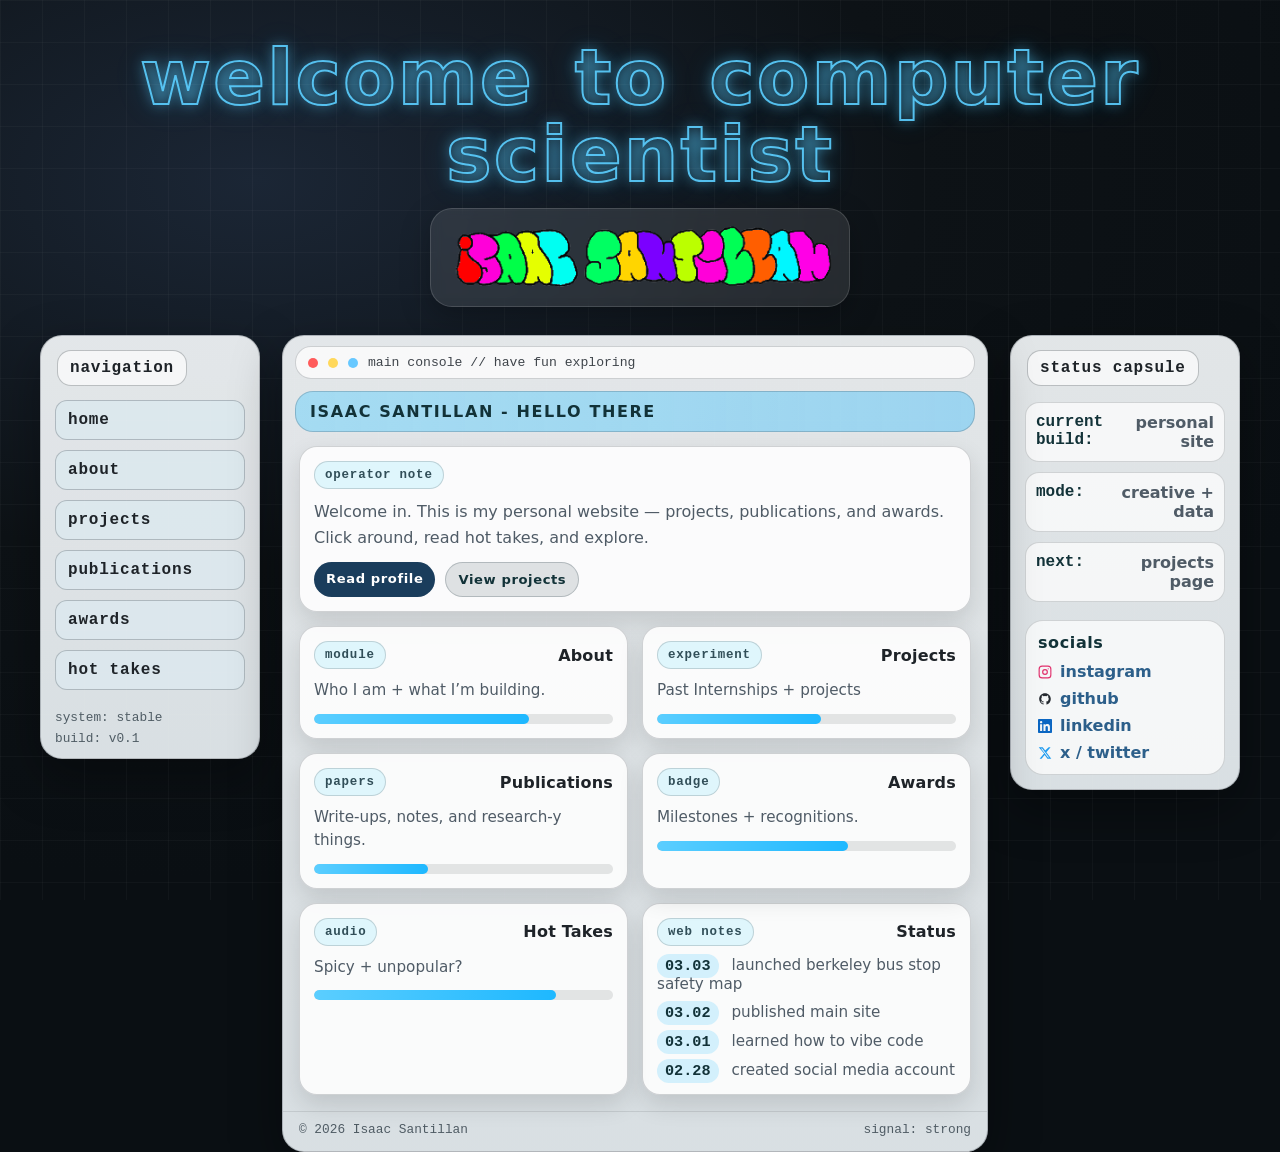
<file: index.html>
<!doctype html>
<html lang="en">
<head>
  <meta charset="utf-8" />
  <meta name="viewport" content="width=device-width,initial-scale=1" />
  <title>Isaac Santillan — Website</title>
  <meta property="og:title" content="Welcome to Computer Scientist — Isaac Santillan" />
  <meta property="og:description" content="Personal website — projects, publications, and awards." />
  <meta property="og:image" content="https://isaacasantillan.github.io/isaacwebsite/images/og-preview.png" />
  <meta property="og:url" content="https://isaacasantillan.github.io/isaacwebsite/" />
  <meta property="og:type" content="website" />
  <meta name="twitter:card" content="summary_large_image" />
  <meta name="twitter:image" content="https://isaacasantillan.github.io/isaacwebsite/images/og-preview.png" />
  <link rel="stylesheet" href="styles.css" />
</head>
<body>
  <div class="bg-grid" aria-hidden="true"></div>

  <header class="hero">
    <h1 class="neon-title" aria-label="Welcome to the lab">
      <span>Welcome</span> <span>to</span> <span>Computer</span> <span>Scientist</span>
    </h1>

    <!-- Swap this image for your own (optional) -->
    <div class="hero-badge" title="Operator badge">
      <img src="images/myname.png" alt="Isaac Santillan badge" onerror="this.style.display='none'; this.parentElement.classList.add('badge-fallback');" />
      <div class="badge-fallback-text">ISAAC // OPERATOR</div>
    </div>
  </header>

  <main class="layout">
    <!-- LEFT NAV -->
    <aside class="panel nav-panel">
      <div class="panel-head">
        <div class="panel-chip">navigation</div>
      </div>

      <nav class="nav-list">
        <a class="nav-btn" href="index.html">home</a>
        <a class="nav-btn" href="about.html">about</a>
        <a class="nav-btn" href="internships.html">projects</a>
        <a class="nav-btn" href="publications.html">publications</a>
        <a class="nav-btn" href="awards.html">awards</a>
        <a class="nav-btn" href="spotify.html">hot takes</a>
      </nav>

      <div class="nav-footer">
        <div class="tiny">system: stable</div>
        <div class="tiny">build: v0.1</div>
      </div>
    </aside>

    <!-- CENTER CONSOLE -->
    <section class="panel console">
      <div class="console-top">
        <div class="console-strip">
          <span class="dot d1"></span>
          <span class="dot d2"></span>
          <span class="dot d3"></span>
          <span class="strip-text">main console // have fun exploring</span>
        </div>
        <div class="console-banner">
          <span class="banner-text">Isaac Santillan - Hello There</span>
        </div>
      </div>

      <div class="console-body">
        <!-- intro -->
        <article class="tile intro">
          <div class="tile-head">
            <span class="tag">operator note</span>
          </div>
          <p>
            Welcome in. This is my personal website — projects, publications, and awards.
            Click around, read hot takes, and explore.
          </p>
          <div class="tile-actions">
            <a class="pill" href="about.html">Read profile</a>
            <a class="pill ghost" href="internships.html">View projects</a>
          </div>
        </article>

        <!-- modules grid -->
        <div class="tiles">
          <a class="tile link-tile" href="about.html">
            <div class="tile-head"><span class="tag">module</span><span class="title">About</span></div>
            <p class="muted">Who I am + what I’m building.</p>
            <div class="meter"><span style="width:72%"></span></div>
          </a>

          <a class="tile link-tile" href="projects.html">
            <div class="tile-head"><span class="tag">experiment</span><span class="title">Projects</span></div>
            <p class="muted">Past Internships + projects</p>
            <div class="meter"><span style="width:55%"></span></div>
          </a>

          <a class="tile link-tile" href="publications.html">
            <div class="tile-head"><span class="tag">papers</span><span class="title">Publications</span></div>
            <p class="muted">Write-ups, notes, and research-y things.</p>
            <div class="meter"><span style="width:38%"></span></div>
          </a>

          <a class="tile link-tile" href="awards.html">
            <div class="tile-head"><span class="tag">badge</span><span class="title">Awards</span></div>
            <p class="muted">Milestones + recognitions.</p>
            <div class="meter"><span style="width:64%"></span></div>
          </a>

          <a class="tile link-tile" href="spotify.html">
            <div class="tile-head"><span class="tag">audio</span><span class="title">Hot Takes</span></div>
            <p class="muted">Spicy + unpopular?</p>
            <div class="meter"><span style="width:81%"></span></div>
          </a>

          <div class="tile notes">
            <div class="tile-head"><span class="tag">Web notes</span><span class="title">Status</span></div>
            <ul class="log">
              <li><span class="date">03.03</span> launched berkeley bus stop safety map</li>
              <li><span class="date">03.02</span> published main site</li>
              <li><span class="date">03.01</span> learned how to vibe code</li>
              <li><span class="date">02.28</span> created social media account</li>
            </ul>
          </div>
        </div>
      </div>

      <footer class="console-foot">
        <span class="tiny">© <span id="y"></span> Isaac Santillan</span>
        <span class="tiny">signal: strong</span>
      </footer>
    </section>

    <!-- RIGHT STATUS CAPSULE -->
    <aside class="panel status">
      <div class="panel-head">
        <div class="panel-chip">status capsule</div>
      </div>

      <div class="status-box">
        <div class="status-row">
          <span class="k">current build:</span>
          <span class="v">personal site</span>
        </div>
        <div class="status-row">
          <span class="k">mode:</span>
          <span class="v">creative + data</span>
        </div>
        <div class="status-row">
          <span class="k">next:</span>
          <span class="v">projects page</span>
        </div>
      </div>

      <div class="mini-card">
        <div class="mini-title">socials</div>
        <div class="mini-links">
          <a href="https://www.instagram.com/1saacsantillan/" target="_blank" rel="noopener">
            <svg width="14" height="14" viewBox="0 0 24 24" fill="none" stroke="#E1306C" stroke-width="2" stroke-linecap="round" stroke-linejoin="round" aria-hidden="true"><rect x="2" y="2" width="20" height="20" rx="5"/><circle cx="12" cy="12" r="4"/><circle cx="17.5" cy="6.5" r="1" fill="#E1306C" stroke="none"/></svg>
            instagram
          </a>
          <a href="https://github.com/IsaacASantillan" target="_blank" rel="noopener">
            <svg width="14" height="14" viewBox="0 0 24 24" fill="#24292F" aria-hidden="true"><path d="M12 2C6.477 2 2 6.477 2 12c0 4.418 2.865 8.166 6.839 9.489.5.092.682-.217.682-.482 0-.237-.009-.868-.013-1.703-2.782.604-3.369-1.34-3.369-1.34-.454-1.156-1.11-1.463-1.11-1.463-.908-.62.069-.608.069-.608 1.003.07 1.531 1.03 1.531 1.03.892 1.529 2.341 1.087 2.91.831.092-.646.35-1.086.636-1.336-2.22-.253-4.555-1.11-4.555-4.943 0-1.091.39-1.984 1.029-2.683-.103-.253-.446-1.27.098-2.647 0 0 .84-.269 2.75 1.025A9.578 9.578 0 0 1 12 6.836a9.59 9.59 0 0 1 2.504.337c1.909-1.294 2.747-1.025 2.747-1.025.546 1.377.202 2.394.1 2.647.64.699 1.028 1.592 1.028 2.683 0 3.842-2.339 4.687-4.566 4.935.359.309.678.919.678 1.852 0 1.336-.012 2.415-.012 2.743 0 .267.18.578.688.48C19.138 20.163 22 16.418 22 12c0-5.523-4.477-10-10-10z"/></svg>
            github
          </a>
          <a href="https://www.linkedin.com/in/isaac-santillan-a74495290" target="_blank" rel="noopener">
            <svg width="14" height="14" viewBox="0 0 24 24" fill="#0A66C2" aria-hidden="true"><path d="M20.447 20.452h-3.554v-5.569c0-1.328-.027-3.037-1.852-3.037-1.853 0-2.136 1.445-2.136 2.939v5.667H9.351V9h3.414v1.561h.046c.477-.9 1.637-1.85 3.37-1.85 3.601 0 4.267 2.37 4.267 5.455v6.286zM5.337 7.433a2.062 2.062 0 0 1-2.063-2.065 2.064 2.064 0 1 1 2.063 2.065zm1.782 13.019H3.555V9h3.564v11.452zM22.225 0H1.771C.792 0 0 .774 0 1.729v20.542C0 23.227.792 24 1.771 24h20.451C23.2 24 24 23.227 24 22.271V1.729C24 .774 23.2 0 22.222 0h.003z"/></svg>
            linkedin
          </a>
          <a href="https://x.com/vaquerocache?s=11" target="_blank" rel="noopener">
            <svg width="14" height="14" viewBox="0 0 24 24" fill="#1D9BF0" aria-hidden="true"><path d="M18.244 2.25h3.308l-7.227 8.26 8.502 11.24H16.17l-4.714-6.231-5.401 6.231H2.744l7.737-8.835L1.254 2.25H8.08l4.253 5.622 5.91-5.622zm-1.161 17.52h1.833L7.084 4.126H5.117z"/></svg>
            x / twitter
          </a>
        </div>
      </div>
    </aside>
  </main>

  <script>
    document.getElementById("y").textContent = new Date().getFullYear();
  </script>
</body>
</html>
</file>
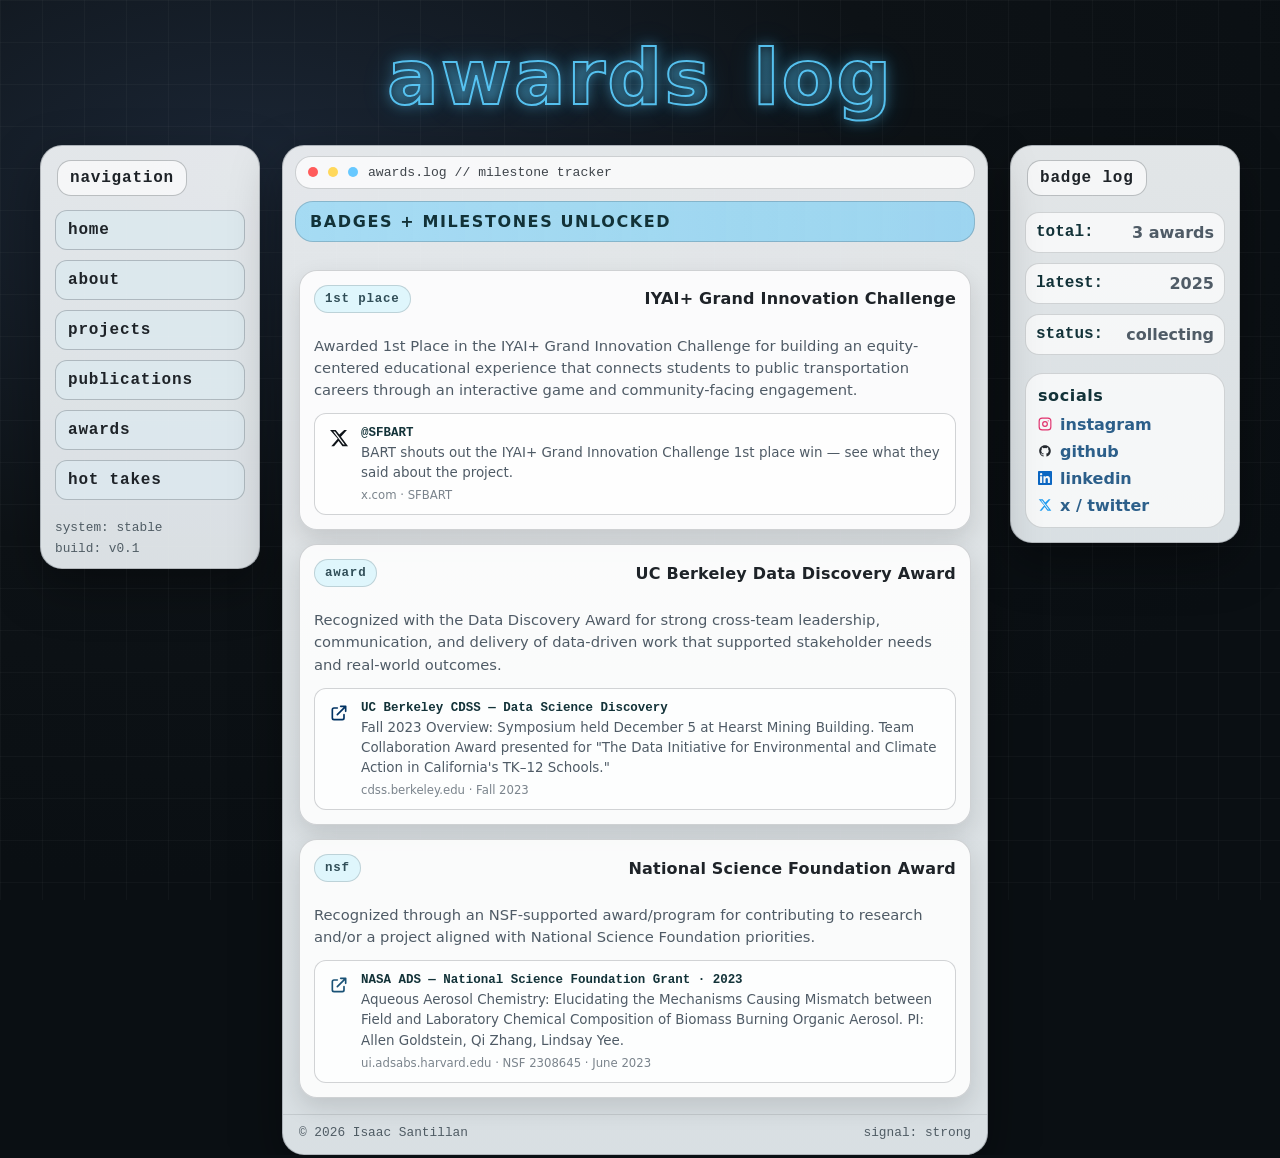
<file: awards.html>
<!doctype html>
<html lang="en">
<head>
  <meta charset="utf-8" />
  <meta name="viewport" content="width=device-width,initial-scale=1" />
  <title>Awards — Isaac Santillan</title>
  <meta property="og:title" content="Welcome to Computer Scientist — Isaac Santillan" />
  <meta property="og:image" content="https://isaacasantillan.github.io/isaacwebsite/images/og-preview.png" />
  <meta property="og:url" content="https://isaacasantillan.github.io/isaacwebsite/awards.html" />
  <meta property="og:type" content="website" />
  <meta name="twitter:card" content="summary_large_image" />
  <meta name="twitter:image" content="https://isaacasantillan.github.io/isaacwebsite/images/og-preview.png" />
  <link rel="stylesheet" href="styles.css" />
  <style>
    .award-tile {
      display: flex;
      flex-direction: column;
      gap: 12px;
    }
    .award-tile p.muted {
      font-size: .92rem;
    }
    /* Tweet / link preview card */
    .link-preview {
      display: flex;
      align-items: flex-start;
      gap: 12px;
      border: 1px solid rgba(10,20,28,.18);
      border-radius: 12px;
      padding: 12px 14px;
      text-decoration: none;
      background: rgba(255,255,255,.65);
      transition: background .15s;
    }
    .link-preview:hover { background: rgba(255,255,255,.92); }
    .link-preview-icon {
      flex-shrink: 0;
      width: 20px;
      height: 20px;
      margin-top: 2px;
    }
    .link-preview-body {
      display: flex;
      flex-direction: column;
      gap: 3px;
    }
    .link-preview-handle {
      font-family: ui-monospace, SFMono-Regular, Menlo, Monaco, Consolas, monospace;
      font-size: .78rem;
      font-weight: 900;
      color: #123238;
    }
    .link-preview-text {
      font-size: .84rem;
      color: var(--muted);
      line-height: 1.5;
    }
    .link-preview-meta {
      font-size: .73rem;
      color: var(--muted);
      opacity: .75;
      margin-top: 2px;
    }
    /* Full-width tile for awards */
    .award-row {
      grid-column: span 2;
    }
  </style>
</head>
<body>
  <div class="bg-grid" aria-hidden="true"></div>

  <header class="hero">
    <h1 class="neon-title" aria-label="Awards Log">
      <span>Awards</span> <span>Log</span>
    </h1>
  </header>

  <main class="layout">

    <!-- LEFT NAV -->
    <aside class="panel nav-panel">
      <div class="panel-head">
        <div class="panel-chip">navigation</div>
      </div>
      <nav class="nav-list">
        <a class="nav-btn" href="index.html">home</a>
        <a class="nav-btn" href="about.html">about</a>
        <a class="nav-btn" href="internships.html">projects</a>
        <a class="nav-btn" href="publications.html">publications</a>
        <a class="nav-btn" href="awards.html">awards</a>
        <a class="nav-btn" href="spotify.html">hot takes</a>
      </nav>
      <div class="nav-footer">
        <div class="tiny">system: stable</div>
        <div class="tiny">build: v0.1</div>
      </div>
    </aside>

    <!-- CENTER CONSOLE -->
    <section class="panel console">
      <div class="console-top">
        <div class="console-strip">
          <span class="dot d1"></span>
          <span class="dot d2"></span>
          <span class="dot d3"></span>
          <span class="strip-text">awards.log // milestone tracker</span>
        </div>
        <div class="console-banner">
          <span class="banner-text">BADGES + MILESTONES UNLOCKED</span>
        </div>
      </div>

      <div class="console-body">
        <div class="tiles">

          <!-- Award 1 -->
          <div class="tile award-tile award-row">
            <div class="tile-head">
              <span class="tag">1st place</span>
              <span class="title">IYAI+ Grand Innovation Challenge</span>
            </div>
            <p class="muted">
              Awarded 1st Place in the IYAI+ Grand Innovation Challenge for building an equity-centered
              educational experience that connects students to public transportation careers through an
              interactive game and community-facing engagement.
            </p>
            <a class="link-preview" href="https://x.com/SFBART/status/1952808345980813680" target="_blank" rel="noopener">
              <svg class="link-preview-icon" viewBox="0 0 24 24" aria-hidden="true" fill="#0f1419">
                <path d="M18.244 2.25h3.308l-7.227 8.26 8.502 11.24H16.17l-4.714-6.231-5.401 6.231H2.744l7.737-8.835L1.254 2.25H8.08l4.253 5.622 5.91-5.622zm-1.161 17.52h1.833L7.084 4.126H5.117z"/>
              </svg>
              <div class="link-preview-body">
                <span class="link-preview-handle">@SFBART</span>
                <span class="link-preview-text">BART shouts out the IYAI+ Grand Innovation Challenge 1st place win — see what they said about the project.</span>
                <span class="link-preview-meta">x.com · SFBART</span>
              </div>
            </a>
          </div>

          <!-- Award 2 -->
          <div class="tile award-tile award-row">
            <div class="tile-head">
              <span class="tag">award</span>
              <span class="title">UC Berkeley Data Discovery Award</span>
            </div>
            <p class="muted">
              Recognized with the Data Discovery Award for strong cross-team leadership,
              communication, and delivery of data-driven work that supported stakeholder needs
              and real-world outcomes.
            </p>
            <a class="link-preview" href="https://cdss.berkeley.edu/discovery/semester/fall-2023-overview" target="_blank" rel="noopener">
              <svg class="link-preview-icon" viewBox="0 0 24 24" aria-hidden="true" fill="none" stroke="#003262" stroke-width="2" stroke-linecap="round" stroke-linejoin="round">
                <path d="M10 6H6a2 2 0 0 0-2 2v10a2 2 0 0 0 2 2h10a2 2 0 0 0 2-2v-4M14 4h6m0 0v6m0-6L10 14"/>
              </svg>
              <div class="link-preview-body">
                <span class="link-preview-handle">UC Berkeley CDSS — Data Science Discovery</span>
                <span class="link-preview-text">Fall 2023 Overview: Symposium held December 5 at Hearst Mining Building. Team Collaboration Award presented for "The Data Initiative for Environmental and Climate Action in California's TK–12 Schools."</span>
                <span class="link-preview-meta">cdss.berkeley.edu · Fall 2023</span>
              </div>
            </a>
          </div>

          <!-- Award 3 -->
          <div class="tile award-tile award-row">
            <div class="tile-head">
              <span class="tag">nsf</span>
              <span class="title">National Science Foundation Award</span>
            </div>
            <p class="muted">
              Recognized through an NSF-supported award/program for contributing to research and/or
              a project aligned with National Science Foundation priorities.
            </p>
            <a class="link-preview" href="https://ui.adsabs.harvard.edu/abs/2023nsf....2308645G/abstract" target="_blank" rel="noopener">
              <svg class="link-preview-icon" viewBox="0 0 24 24" aria-hidden="true" fill="none" stroke="#1a5276" stroke-width="2" stroke-linecap="round" stroke-linejoin="round">
                <path d="M10 6H6a2 2 0 0 0-2 2v10a2 2 0 0 0 2 2h10a2 2 0 0 0 2-2v-4M14 4h6m0 0v6m0-6L10 14"/>
              </svg>
              <div class="link-preview-body">
                <span class="link-preview-handle">NASA ADS — National Science Foundation Grant · 2023</span>
                <span class="link-preview-text">Aqueous Aerosol Chemistry: Elucidating the Mechanisms Causing Mismatch between Field and Laboratory Chemical Composition of Biomass Burning Organic Aerosol. PI: Allen Goldstein, Qi Zhang, Lindsay Yee.</span>
                <span class="link-preview-meta">ui.adsabs.harvard.edu · NSF 2308645 · June 2023</span>
              </div>
            </a>
          </div>

        </div>
      </div>

      <footer class="console-foot">
        <span class="tiny">© <span id="y"></span> Isaac Santillan</span>
        <span class="tiny">signal: strong</span>
      </footer>
    </section>

    <!-- RIGHT STATUS CAPSULE -->
    <aside class="panel status">
      <div class="panel-head">
        <div class="panel-chip">badge log</div>
      </div>

      <div class="status-box">
        <div class="status-row">
          <span class="k">total:</span>
          <span class="v">3 awards</span>
        </div>
        <div class="status-row">
          <span class="k">latest:</span>
          <span class="v">2025</span>
        </div>
        <div class="status-row">
          <span class="k">status:</span>
          <span class="v">collecting</span>
        </div>
      </div>

      <div class="mini-card">
        <div class="mini-title">socials</div>
        <div class="mini-links">
          <a href="https://www.instagram.com/1saacsantillan/" target="_blank" rel="noopener">
            <svg width="14" height="14" viewBox="0 0 24 24" fill="none" stroke="#E1306C" stroke-width="2" stroke-linecap="round" stroke-linejoin="round" aria-hidden="true"><rect x="2" y="2" width="20" height="20" rx="5"/><circle cx="12" cy="12" r="4"/><circle cx="17.5" cy="6.5" r="1" fill="#E1306C" stroke="none"/></svg>
            instagram
          </a>
          <a href="https://github.com/IsaacASantillan" target="_blank" rel="noopener">
            <svg width="14" height="14" viewBox="0 0 24 24" fill="#24292F" aria-hidden="true"><path d="M12 2C6.477 2 2 6.477 2 12c0 4.418 2.865 8.166 6.839 9.489.5.092.682-.217.682-.482 0-.237-.009-.868-.013-1.703-2.782.604-3.369-1.34-3.369-1.34-.454-1.156-1.11-1.463-1.11-1.463-.908-.62.069-.608.069-.608 1.003.07 1.531 1.03 1.531 1.03.892 1.529 2.341 1.087 2.91.831.092-.646.35-1.086.636-1.336-2.22-.253-4.555-1.11-4.555-4.943 0-1.091.39-1.984 1.029-2.683-.103-.253-.446-1.27.098-2.647 0 0 .84-.269 2.75 1.025A9.578 9.578 0 0 1 12 6.836a9.59 9.59 0 0 1 2.504.337c1.909-1.294 2.747-1.025 2.747-1.025.546 1.377.202 2.394.1 2.647.64.699 1.028 1.592 1.028 2.683 0 3.842-2.339 4.687-4.566 4.935.359.309.678.919.678 1.852 0 1.336-.012 2.415-.012 2.743 0 .267.18.578.688.48C19.138 20.163 22 16.418 22 12c0-5.523-4.477-10-10-10z"/></svg>
            github
          </a>
          <a href="https://www.linkedin.com/in/isaac-santillan-a74495290" target="_blank" rel="noopener">
            <svg width="14" height="14" viewBox="0 0 24 24" fill="#0A66C2" aria-hidden="true"><path d="M20.447 20.452h-3.554v-5.569c0-1.328-.027-3.037-1.852-3.037-1.853 0-2.136 1.445-2.136 2.939v5.667H9.351V9h3.414v1.561h.046c.477-.9 1.637-1.85 3.37-1.85 3.601 0 4.267 2.37 4.267 5.455v6.286zM5.337 7.433a2.062 2.062 0 0 1-2.063-2.065 2.064 2.064 0 1 1 2.063 2.065zm1.782 13.019H3.555V9h3.564v11.452zM22.225 0H1.771C.792 0 0 .774 0 1.729v20.542C0 23.227.792 24 1.771 24h20.451C23.2 24 24 23.227 24 22.271V1.729C24 .774 23.2 0 22.222 0h.003z"/></svg>
            linkedin
          </a>
          <a href="https://x.com/vaquerocache?s=11" target="_blank" rel="noopener">
            <svg width="14" height="14" viewBox="0 0 24 24" fill="#1D9BF0" aria-hidden="true"><path d="M18.244 2.25h3.308l-7.227 8.26 8.502 11.24H16.17l-4.714-6.231-5.401 6.231H2.744l7.737-8.835L1.254 2.25H8.08l4.253 5.622 5.91-5.622zm-1.161 17.52h1.833L7.084 4.126H5.117z"/></svg>
            x / twitter
          </a>
        </div>
      </div>
    </aside>

  </main>

  <script>
    document.getElementById("y").textContent = new Date().getFullYear();
  </script>
</body>
</html>
</file>
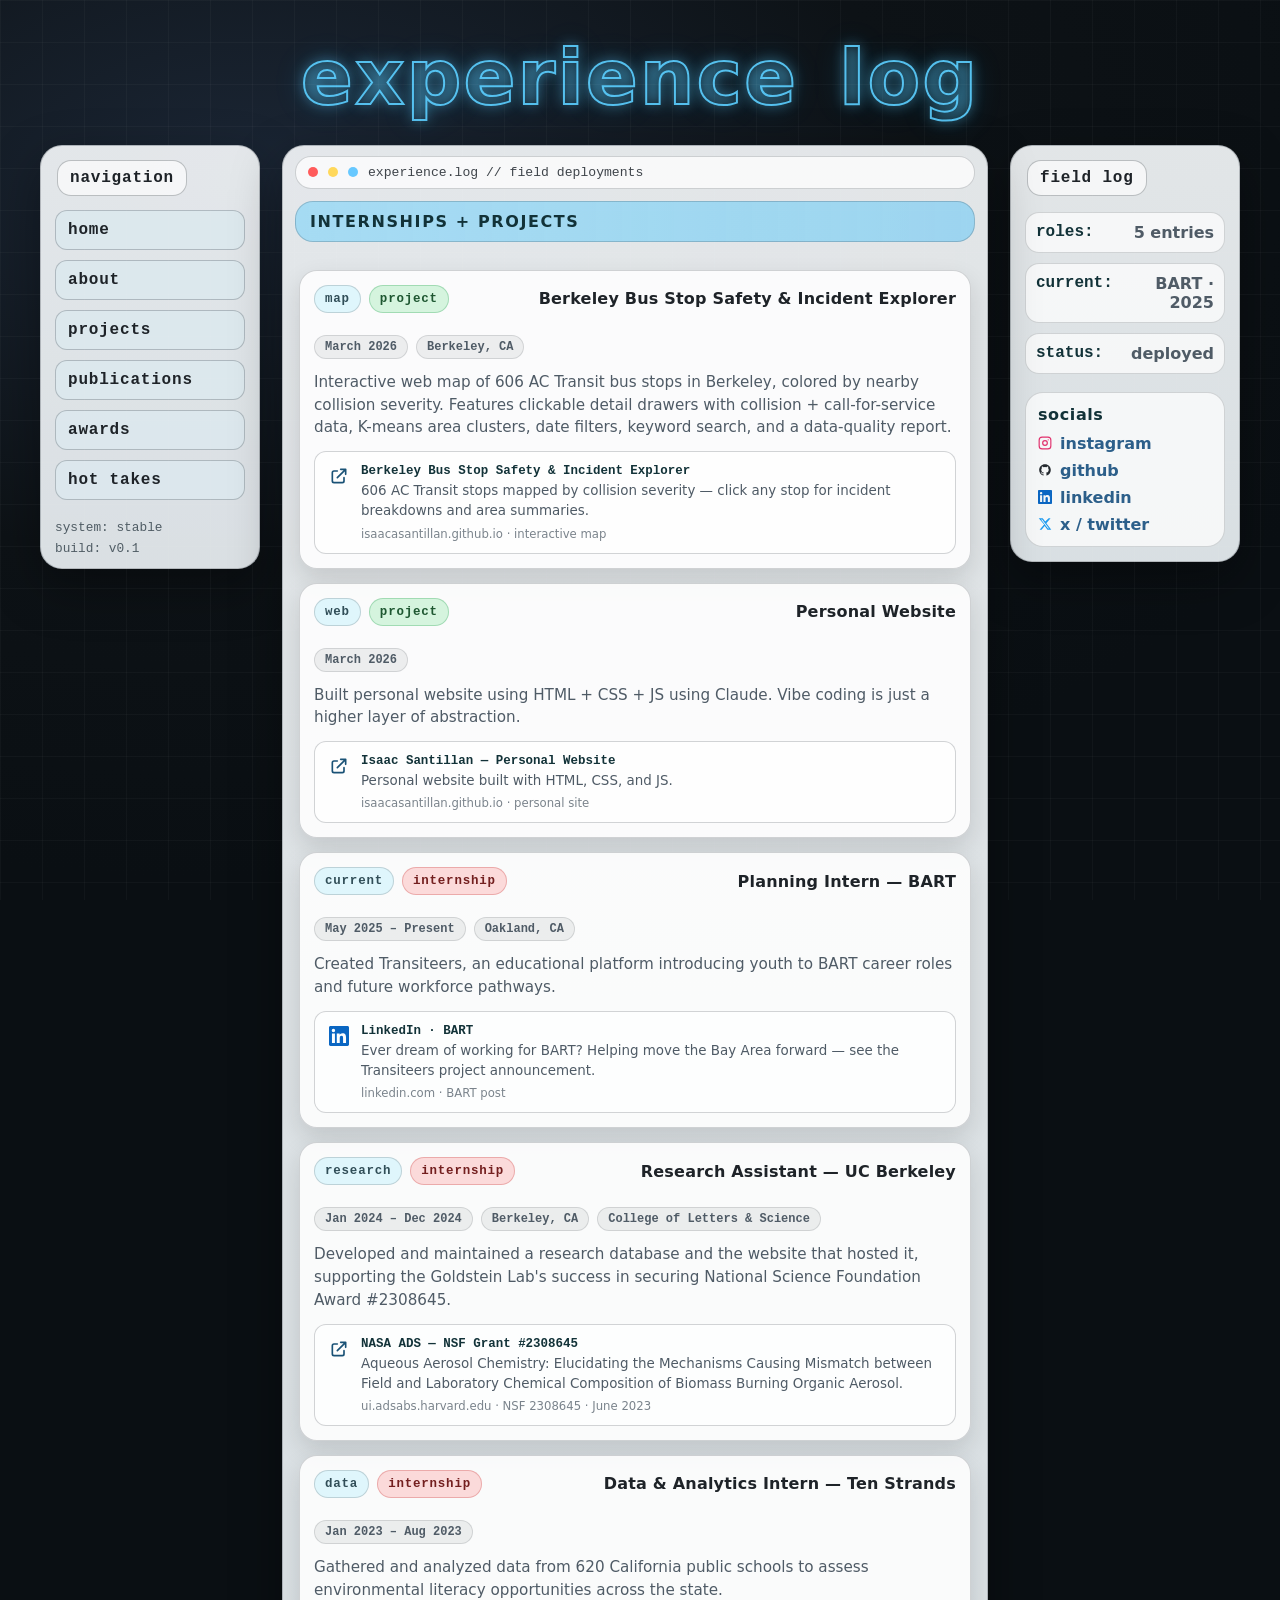
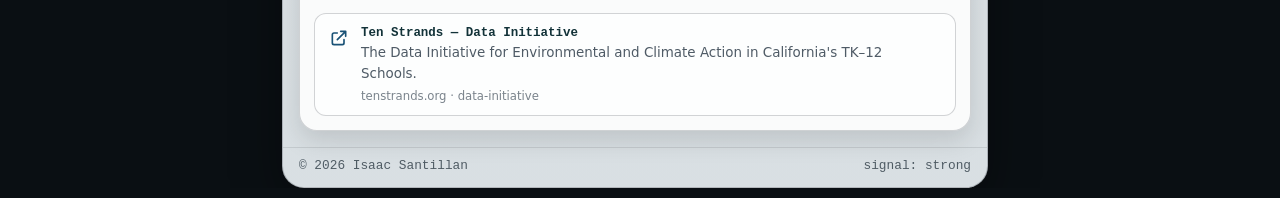
<file: internships.html>
<!doctype html>
<html lang="en">
<head>
  <meta charset="utf-8" />
  <meta name="viewport" content="width=device-width,initial-scale=1" />
  <title>Internships — Isaac Santillan</title>
  <meta property="og:title" content="Welcome to Computer Scientist — Isaac Santillan" />
  <meta property="og:image" content="https://isaacasantillan.github.io/isaacwebsite/images/og-preview.png" />
  <meta property="og:url" content="https://isaacasantillan.github.io/isaacwebsite/internships.html" />
  <meta property="og:type" content="website" />
  <meta name="twitter:card" content="summary_large_image" />
  <meta name="twitter:image" content="https://isaacasantillan.github.io/isaacwebsite/images/og-preview.png" />
  <link rel="stylesheet" href="styles.css" />
  <style>
    .exp-tile {
      display: flex;
      flex-direction: column;
      gap: 12px;
      grid-column: span 2;
    }
    .exp-meta {
      display: flex;
      flex-wrap: wrap;
      gap: 8px;
    }
    .exp-meta-chip {
      font-family: ui-monospace, SFMono-Regular, Menlo, Monaco, Consolas, monospace;
      font-size: .75rem;
      font-weight: 900;
      color: var(--muted);
      background: rgba(10,20,28,.06);
      border: 1px solid rgba(10,20,28,.12);
      border-radius: 999px;
      padding: 4px 10px;
    }
    .link-preview {
      display: flex;
      align-items: flex-start;
      gap: 12px;
      border: 1px solid rgba(10,20,28,.18);
      border-radius: 12px;
      padding: 12px 14px;
      text-decoration: none;
      background: rgba(255,255,255,.65);
      transition: background .15s;
    }
    .link-preview:hover { background: rgba(255,255,255,.92); }
    .link-preview-icon {
      flex-shrink: 0;
      width: 20px;
      height: 20px;
      margin-top: 2px;
    }
    .link-preview-body {
      display: flex;
      flex-direction: column;
      gap: 3px;
    }
    .link-preview-handle {
      font-family: ui-monospace, SFMono-Regular, Menlo, Monaco, Consolas, monospace;
      font-size: .78rem;
      font-weight: 900;
      color: #123238;
    }
    .link-preview-text {
      font-size: .84rem;
      color: var(--muted);
      line-height: 1.5;
    }
    .link-preview-meta {
      font-size: .73rem;
      color: var(--muted);
      opacity: .75;
      margin-top: 2px;
    }
    .tag-internship {
      font-family: ui-monospace, SFMono-Regular, Menlo, Monaco, Consolas, monospace;
      font-weight: 900;
      font-size: .78rem;
      letter-spacing: .8px;
      text-transform: lowercase;
      color: rgba(100, 10, 10, .9);
      background: rgba(255, 100, 100, .22);
      border: 1px solid rgba(200, 60, 60, .3);
      padding: 6px 10px;
      border-radius: 999px;
    }
    .tag-project {
      font-family: ui-monospace, SFMono-Regular, Menlo, Monaco, Consolas, monospace;
      font-weight: 900;
      font-size: .78rem;
      letter-spacing: .8px;
      text-transform: lowercase;
      color: rgba(10, 70, 30, .9);
      background: rgba(80, 220, 120, .22);
      border: 1px solid rgba(40, 160, 80, .3);
      padding: 6px 10px;
      border-radius: 999px;
    }
  </style>
</head>
<body>
  <div class="bg-grid" aria-hidden="true"></div>

  <header class="hero">
    <h1 class="neon-title" aria-label="Experience Log">
      <span>Experience</span> <span>Log</span>
    </h1>
  </header>

  <main class="layout">

    <!-- LEFT NAV -->
    <aside class="panel nav-panel">
      <div class="panel-head">
        <div class="panel-chip">navigation</div>
      </div>
      <nav class="nav-list">
        <a class="nav-btn" href="index.html">home</a>
        <a class="nav-btn" href="about.html">about</a>
        <a class="nav-btn" href="internships.html">projects</a>
        <a class="nav-btn" href="publications.html">publications</a>
        <a class="nav-btn" href="awards.html">awards</a>
        <a class="nav-btn" href="spotify.html">hot takes</a>
      </nav>
      <div class="nav-footer">
        <div class="tiny">system: stable</div>
        <div class="tiny">build: v0.1</div>
      </div>
    </aside>

    <!-- CENTER CONSOLE -->
    <section class="panel console">
      <div class="console-top">
        <div class="console-strip">
          <span class="dot d1"></span>
          <span class="dot d2"></span>
          <span class="dot d3"></span>
          <span class="strip-text">experience.log // field deployments</span>
        </div>
        <div class="console-banner">
          <span class="banner-text">INTERNSHIPS + Projects</span>
        </div>
      </div>

      <div class="console-body">
        <div class="tiles">

          <!-- Berkeley Bus Stop Safety Map -->
          <div class="tile exp-tile">
            <div class="tile-head">
              <div style="display:flex;gap:8px;align-items:center;">
                <span class="tag">map</span>
                <span class="tag-project">project</span>
              </div>
              <span class="title">Berkeley Bus Stop Safety &amp; Incident Explorer</span>
            </div>
            <div class="exp-meta">
              <span class="exp-meta-chip">March 2026</span>
              <span class="exp-meta-chip">Berkeley, CA</span>
            </div>
            <p class="muted">
              Interactive web map of 606 AC Transit bus stops in Berkeley, colored by nearby collision severity.
              Features clickable detail drawers with collision + call-for-service data, K-means area clusters,
              date filters, keyword search, and a data-quality report.
            </p>
            <a class="link-preview" href="https://isaacasantillan.github.io/berkeley-bus-safety-map/" target="_blank" rel="noopener">
              <svg class="link-preview-icon" viewBox="0 0 24 24" aria-hidden="true" fill="none" stroke="#1a5276" stroke-width="2" stroke-linecap="round" stroke-linejoin="round">
                <path d="M10 6H6a2 2 0 0 0-2 2v10a2 2 0 0 0 2 2h10a2 2 0 0 0 2-2v-4M14 4h6m0 0v6m0-6L10 14"/>
              </svg>
              <div class="link-preview-body">
                <span class="link-preview-handle">Berkeley Bus Stop Safety &amp; Incident Explorer</span>
                <span class="link-preview-text">606 AC Transit stops mapped by collision severity — click any stop for incident breakdowns and area summaries.</span>
                <span class="link-preview-meta">isaacasantillan.github.io · interactive map</span>
              </div>
            </a>
          </div>

          <!-- Personal Website -->
          <div class="tile exp-tile">
            <div class="tile-head">
              <div style="display:flex;gap:8px;align-items:center;">
                <span class="tag">web</span>
                <span class="tag-project">project</span>
              </div>
              <span class="title">Personal Website</span>
            </div>
            <div class="exp-meta">
              <span class="exp-meta-chip">March 2026</span>
            </div>
            <p class="muted">
              Built personal website using HTML + CSS + JS using Claude.
              Vibe coding is just a higher layer of abstraction.
            </p>
            <a class="link-preview" href="https://isaacasantillan.github.io/isaacwebsite/about.html" target="_blank" rel="noopener">
              <svg class="link-preview-icon" viewBox="0 0 24 24" aria-hidden="true" fill="none" stroke="#1a5276" stroke-width="2" stroke-linecap="round" stroke-linejoin="round">
                <path d="M10 6H6a2 2 0 0 0-2 2v10a2 2 0 0 0 2 2h10a2 2 0 0 0 2-2v-4M14 4h6m0 0v6m0-6L10 14"/>
              </svg>
              <div class="link-preview-body">
                <span class="link-preview-handle">Isaac Santillan — Personal Website</span>
                <span class="link-preview-text">Personal website built with HTML, CSS, and JS.</span>
                <span class="link-preview-meta">isaacasantillan.github.io · personal site</span>
              </div>
            </a>
          </div>

          <!-- BART -->
          <div class="tile exp-tile">
            <div class="tile-head">
              <div style="display:flex;gap:8px;align-items:center;">
                <span class="tag">current</span>
                <span class="tag-internship">internship</span>
              </div>
              <span class="title">Planning Intern — BART</span>
            </div>
            <div class="exp-meta">
              <span class="exp-meta-chip">May 2025 – Present</span>
              <span class="exp-meta-chip">Oakland, CA</span>
            </div>
            <p class="muted">
              Created Transiteers, an educational platform introducing youth to BART career roles
              and future workforce pathways.
            </p>
            <a class="link-preview" href="https://www.linkedin.com/posts/bart_ever-dream-of-working-for-bart-helping-move-activity-7358569550147174400-sC83/" target="_blank" rel="noopener">
              <svg class="link-preview-icon" viewBox="0 0 24 24" aria-hidden="true" fill="#0a66c2">
                <path d="M20.447 20.452h-3.554v-5.569c0-1.328-.027-3.037-1.852-3.037-1.853 0-2.136 1.445-2.136 2.939v5.667H9.351V9h3.414v1.561h.046c.477-.9 1.637-1.85 3.37-1.85 3.601 0 4.267 2.37 4.267 5.455v6.286zM5.337 7.433a2.062 2.062 0 0 1-2.063-2.065 2.064 2.064 0 1 1 2.063 2.065zm1.782 13.019H3.555V9h3.564v11.452zM22.225 0H1.771C.792 0 0 .774 0 1.729v20.542C0 23.227.792 24 1.771 24h20.451C23.2 24 24 23.227 24 22.271V1.729C24 .774 23.2 0 22.222 0h.003z"/>
              </svg>
              <div class="link-preview-body">
                <span class="link-preview-handle">LinkedIn · BART</span>
                <span class="link-preview-text">Ever dream of working for BART? Helping move the Bay Area forward — see the Transiteers project announcement.</span>
                <span class="link-preview-meta">linkedin.com · BART post</span>
              </div>
            </a>
          </div>

          <!-- UC Berkeley Research Assistant -->
          <div class="tile exp-tile">
            <div class="tile-head">
              <div style="display:flex;gap:8px;align-items:center;">
                <span class="tag">research</span>
                <span class="tag-internship">internship</span>
              </div>
              <span class="title">Research Assistant — UC Berkeley</span>
            </div>
            <div class="exp-meta">
              <span class="exp-meta-chip">Jan 2024 – Dec 2024</span>
              <span class="exp-meta-chip">Berkeley, CA</span>
              <span class="exp-meta-chip">College of Letters &amp; Science</span>
            </div>
            <p class="muted">
              Developed and maintained a research database and the website that hosted it,
              supporting the Goldstein Lab's success in securing National Science Foundation
              Award #2308645.
            </p>
            <a class="link-preview" href="https://ui.adsabs.harvard.edu/abs/2023nsf....2308645G/abstract" target="_blank" rel="noopener">
              <svg class="link-preview-icon" viewBox="0 0 24 24" aria-hidden="true" fill="none" stroke="#1a5276" stroke-width="2" stroke-linecap="round" stroke-linejoin="round">
                <path d="M10 6H6a2 2 0 0 0-2 2v10a2 2 0 0 0 2 2h10a2 2 0 0 0 2-2v-4M14 4h6m0 0v6m0-6L10 14"/>
              </svg>
              <div class="link-preview-body">
                <span class="link-preview-handle">NASA ADS — NSF Grant #2308645</span>
                <span class="link-preview-text">Aqueous Aerosol Chemistry: Elucidating the Mechanisms Causing Mismatch between Field and Laboratory Chemical Composition of Biomass Burning Organic Aerosol.</span>
                <span class="link-preview-meta">ui.adsabs.harvard.edu · NSF 2308645 · June 2023</span>
              </div>
            </a>
          </div>

          <!-- Ten Strands -->
          <div class="tile exp-tile">
            <div class="tile-head">
              <div style="display:flex;gap:8px;align-items:center;">
                <span class="tag">data</span>
                <span class="tag-internship">internship</span>
              </div>
              <span class="title">Data &amp; Analytics Intern — Ten Strands</span>
            </div>
            <div class="exp-meta">
              <span class="exp-meta-chip">Jan 2023 – Aug 2023</span>
            </div>
            <p class="muted">
              Gathered and analyzed data from 620 California public schools to assess environmental
              literacy opportunities across the state.
            </p>
            <a class="link-preview" href="https://tenstrands.org/work/data-initiative/" target="_blank" rel="noopener">
              <svg class="link-preview-icon" viewBox="0 0 24 24" aria-hidden="true" fill="none" stroke="#1a5276" stroke-width="2" stroke-linecap="round" stroke-linejoin="round">
                <path d="M10 6H6a2 2 0 0 0-2 2v10a2 2 0 0 0 2 2h10a2 2 0 0 0 2-2v-4M14 4h6m0 0v6m0-6L10 14"/>
              </svg>
              <div class="link-preview-body">
                <span class="link-preview-handle">Ten Strands — Data Initiative</span>
                <span class="link-preview-text">The Data Initiative for Environmental and Climate Action in California's TK–12 Schools.</span>
                <span class="link-preview-meta">tenstrands.org · data-initiative</span>
              </div>
            </a>
          </div>

        </div>
      </div>

      <footer class="console-foot">
        <span class="tiny">© <span id="y"></span> Isaac Santillan</span>
        <span class="tiny">signal: strong</span>
      </footer>
    </section>

    <!-- RIGHT STATUS CAPSULE -->
    <aside class="panel status">
      <div class="panel-head">
        <div class="panel-chip">field log</div>
      </div>

      <div class="status-box">
        <div class="status-row">
          <span class="k">roles:</span>
          <span class="v">5 entries</span>
        </div>
        <div class="status-row">
          <span class="k">current:</span>
          <span class="v">BART · 2025</span>
        </div>
        <div class="status-row">
          <span class="k">status:</span>
          <span class="v">deployed</span>
        </div>
      </div>

      <div class="mini-card">
        <div class="mini-title">socials</div>
        <div class="mini-links">
          <a href="https://www.instagram.com/1saacsantillan/" target="_blank" rel="noopener">
            <svg width="14" height="14" viewBox="0 0 24 24" fill="none" stroke="#E1306C" stroke-width="2" stroke-linecap="round" stroke-linejoin="round" aria-hidden="true"><rect x="2" y="2" width="20" height="20" rx="5"/><circle cx="12" cy="12" r="4"/><circle cx="17.5" cy="6.5" r="1" fill="#E1306C" stroke="none"/></svg>
            instagram
          </a>
          <a href="https://github.com/IsaacASantillan" target="_blank" rel="noopener">
            <svg width="14" height="14" viewBox="0 0 24 24" fill="#24292F" aria-hidden="true"><path d="M12 2C6.477 2 2 6.477 2 12c0 4.418 2.865 8.166 6.839 9.489.5.092.682-.217.682-.482 0-.237-.009-.868-.013-1.703-2.782.604-3.369-1.34-3.369-1.34-.454-1.156-1.11-1.463-1.11-1.463-.908-.62.069-.608.069-.608 1.003.07 1.531 1.03 1.531 1.03.892 1.529 2.341 1.087 2.91.831.092-.646.35-1.086.636-1.336-2.22-.253-4.555-1.11-4.555-4.943 0-1.091.39-1.984 1.029-2.683-.103-.253-.446-1.27.098-2.647 0 0 .84-.269 2.75 1.025A9.578 9.578 0 0 1 12 6.836a9.59 9.59 0 0 1 2.504.337c1.909-1.294 2.747-1.025 2.747-1.025.546 1.377.202 2.394.1 2.647.64.699 1.028 1.592 1.028 2.683 0 3.842-2.339 4.687-4.566 4.935.359.309.678.919.678 1.852 0 1.336-.012 2.415-.012 2.743 0 .267.18.578.688.48C19.138 20.163 22 16.418 22 12c0-5.523-4.477-10-10-10z"/></svg>
            github
          </a>
          <a href="https://www.linkedin.com/in/isaac-santillan-a74495290" target="_blank" rel="noopener">
            <svg width="14" height="14" viewBox="0 0 24 24" fill="#0A66C2" aria-hidden="true"><path d="M20.447 20.452h-3.554v-5.569c0-1.328-.027-3.037-1.852-3.037-1.853 0-2.136 1.445-2.136 2.939v5.667H9.351V9h3.414v1.561h.046c.477-.9 1.637-1.85 3.37-1.85 3.601 0 4.267 2.37 4.267 5.455v6.286zM5.337 7.433a2.062 2.062 0 0 1-2.063-2.065 2.064 2.064 0 1 1 2.063 2.065zm1.782 13.019H3.555V9h3.564v11.452zM22.225 0H1.771C.792 0 0 .774 0 1.729v20.542C0 23.227.792 24 1.771 24h20.451C23.2 24 24 23.227 24 22.271V1.729C24 .774 23.2 0 22.222 0h.003z"/></svg>
            linkedin
          </a>
          <a href="https://x.com/vaquerocache?s=11" target="_blank" rel="noopener">
            <svg width="14" height="14" viewBox="0 0 24 24" fill="#1D9BF0" aria-hidden="true"><path d="M18.244 2.25h3.308l-7.227 8.26 8.502 11.24H16.17l-4.714-6.231-5.401 6.231H2.744l7.737-8.835L1.254 2.25H8.08l4.253 5.622 5.91-5.622zm-1.161 17.52h1.833L7.084 4.126H5.117z"/></svg>
            x / twitter
          </a>
        </div>
      </div>
    </aside>

  </main>

  <script>
    document.getElementById("y").textContent = new Date().getFullYear();
  </script>
</body>
</html>
</file>
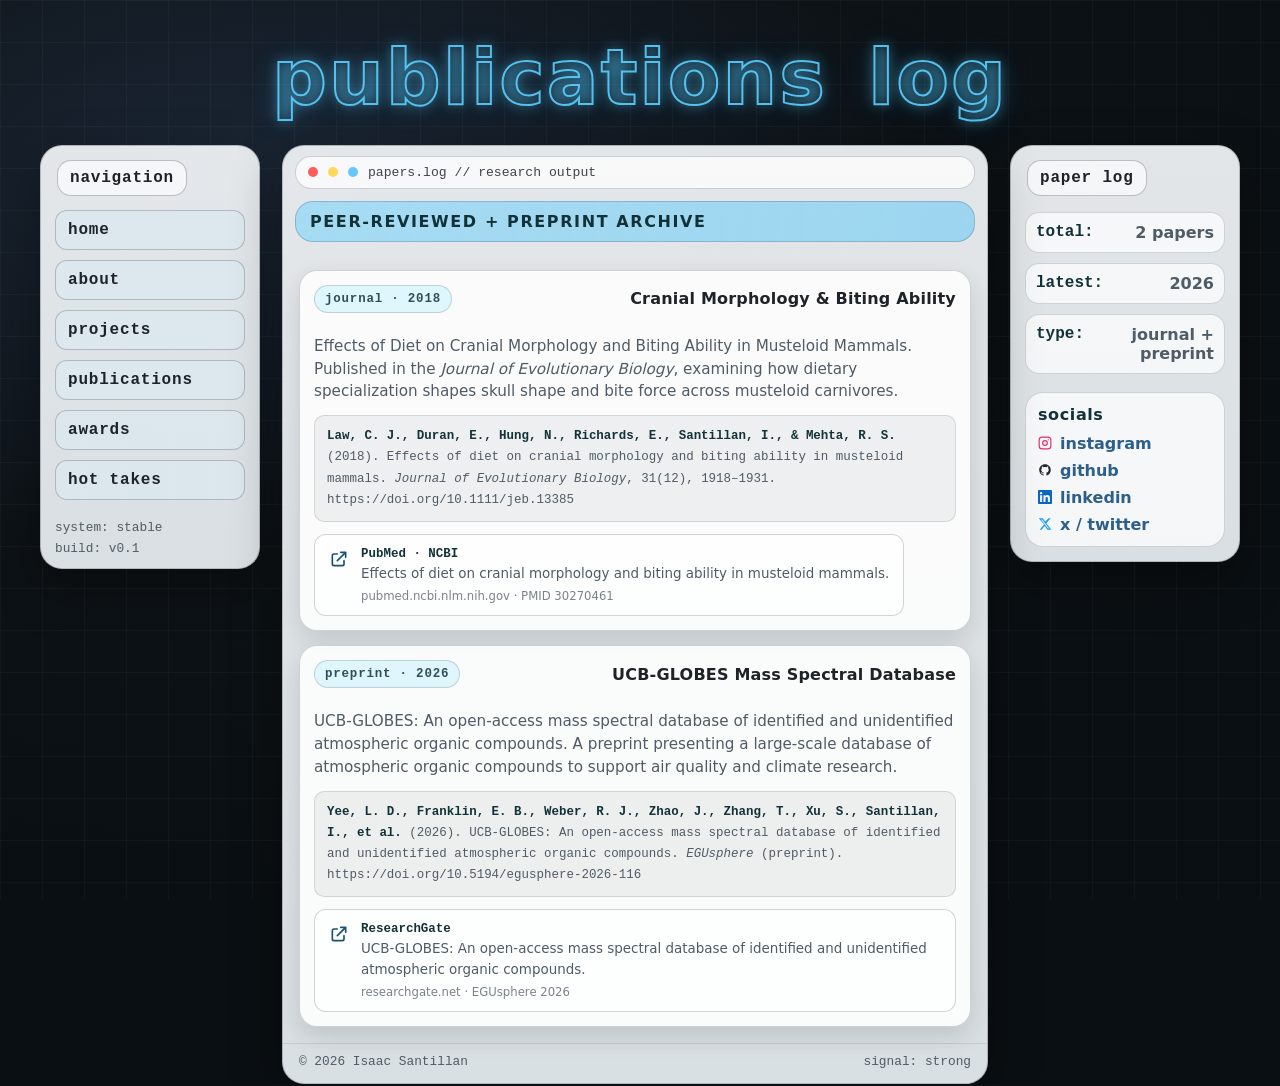
<file: publications.html>
<!doctype html>
<html lang="en">
<head>
  <meta charset="utf-8" />
  <meta name="viewport" content="width=device-width,initial-scale=1" />
  <title>Publications — Isaac Santillan</title>
  <meta property="og:title" content="Welcome to Computer Scientist — Isaac Santillan" />
  <meta property="og:image" content="https://isaacasantillan.github.io/isaacwebsite/images/og-preview.png" />
  <meta property="og:url" content="https://isaacasantillan.github.io/isaacwebsite/publications.html" />
  <meta property="og:type" content="website" />
  <meta name="twitter:card" content="summary_large_image" />
  <meta name="twitter:image" content="https://isaacasantillan.github.io/isaacwebsite/images/og-preview.png" />
  <link rel="stylesheet" href="styles.css" />
  <style>
    .pub-tile {
      display: flex;
      flex-direction: column;
      gap: 12px;
      grid-column: span 2;
    }
    .pub-citation {
      font-family: ui-monospace, SFMono-Regular, Menlo, Monaco, Consolas, monospace;
      font-size: .78rem;
      color: var(--muted);
      line-height: 1.7;
      background: rgba(10,20,28,.05);
      border: 1px solid rgba(10,20,28,.12);
      border-radius: 10px;
      padding: 10px 12px;
    }
    .pub-citation strong {
      color: #123238;
    }
    .link-preview {
      display: flex;
      align-items: flex-start;
      gap: 12px;
      border: 1px solid rgba(10,20,28,.18);
      border-radius: 12px;
      padding: 12px 14px;
      text-decoration: none;
      background: rgba(255,255,255,.65);
      transition: background .15s;
    }
    .link-preview:hover { background: rgba(255,255,255,.92); }
    .link-preview-icon {
      flex-shrink: 0;
      width: 20px;
      height: 20px;
      margin-top: 2px;
    }
    .link-preview-body {
      display: flex;
      flex-direction: column;
      gap: 3px;
    }
    .link-preview-handle {
      font-family: ui-monospace, SFMono-Regular, Menlo, Monaco, Consolas, monospace;
      font-size: .78rem;
      font-weight: 900;
      color: #123238;
    }
    .link-preview-text {
      font-size: .84rem;
      color: var(--muted);
      line-height: 1.5;
    }
    .link-preview-meta {
      font-size: .73rem;
      color: var(--muted);
      opacity: .75;
      margin-top: 2px;
    }
    .pub-links {
      display: flex;
      gap: 10px;
      flex-wrap: wrap;
    }
  </style>
</head>
<body>
  <div class="bg-grid" aria-hidden="true"></div>

  <header class="hero">
    <h1 class="neon-title" aria-label="Publications Log">
      <span>Publications</span> <span>Log</span>
    </h1>
  </header>

  <main class="layout">

    <!-- LEFT NAV -->
    <aside class="panel nav-panel">
      <div class="panel-head">
        <div class="panel-chip">navigation</div>
      </div>
      <nav class="nav-list">
        <a class="nav-btn" href="index.html">home</a>
        <a class="nav-btn" href="about.html">about</a>
        <a class="nav-btn" href="internships.html">projects</a>
        <a class="nav-btn" href="publications.html">publications</a>
        <a class="nav-btn" href="awards.html">awards</a>
        <a class="nav-btn" href="spotify.html">hot takes</a>
      </nav>
      <div class="nav-footer">
        <div class="tiny">system: stable</div>
        <div class="tiny">build: v0.1</div>
      </div>
    </aside>

    <!-- CENTER CONSOLE -->
    <section class="panel console">
      <div class="console-top">
        <div class="console-strip">
          <span class="dot d1"></span>
          <span class="dot d2"></span>
          <span class="dot d3"></span>
          <span class="strip-text">papers.log // research output</span>
        </div>
        <div class="console-banner">
          <span class="banner-text">PEER-REVIEWED + PREPRINT ARCHIVE</span>
        </div>
      </div>

      <div class="console-body">
        <div class="tiles">

          <!-- Publication 1 -->
          <div class="tile pub-tile">
            <div class="tile-head">
              <span class="tag">journal · 2018</span>
              <span class="title">Cranial Morphology &amp; Biting Ability</span>
            </div>
            <p class="muted">
              Effects of Diet on Cranial Morphology and Biting Ability in Musteloid Mammals.
              Published in the <em>Journal of Evolutionary Biology</em>, examining how dietary
              specialization shapes skull shape and bite force across musteloid carnivores.
            </p>
            <div class="pub-citation">
              <strong>Law, C. J., Duran, E., Hung, N., Richards, E., Santillan, I., &amp; Mehta, R. S.</strong>
              (2018). Effects of diet on cranial morphology and biting ability in musteloid mammals.
              <em>Journal of Evolutionary Biology</em>, 31(12), 1918–1931.
              https://doi.org/10.1111/jeb.13385
            </div>
            <div class="pub-links">
              <a class="link-preview" href="https://pubmed.ncbi.nlm.nih.gov/30270461/" target="_blank" rel="noopener">
                <svg class="link-preview-icon" viewBox="0 0 24 24" aria-hidden="true" fill="none" stroke="#1a5276" stroke-width="2" stroke-linecap="round" stroke-linejoin="round">
                  <path d="M10 6H6a2 2 0 0 0-2 2v10a2 2 0 0 0 2 2h10a2 2 0 0 0 2-2v-4M14 4h6m0 0v6m0-6L10 14"/>
                </svg>
                <div class="link-preview-body">
                  <span class="link-preview-handle">PubMed · NCBI</span>
                  <span class="link-preview-text">Effects of diet on cranial morphology and biting ability in musteloid mammals.</span>
                  <span class="link-preview-meta">pubmed.ncbi.nlm.nih.gov · PMID 30270461</span>
                </div>
              </a>
            </div>
          </div>

          <!-- Publication 2 -->
          <div class="tile pub-tile">
            <div class="tile-head">
              <span class="tag">preprint · 2026</span>
              <span class="title">UCB-GLOBES Mass Spectral Database</span>
            </div>
            <p class="muted">
              UCB-GLOBES: An open-access mass spectral database of identified and unidentified
              atmospheric organic compounds. A preprint presenting a large-scale database of
              atmospheric organic compounds to support air quality and climate research.
            </p>
            <div class="pub-citation">
              <strong>Yee, L. D., Franklin, E. B., Weber, R. J., Zhao, J., Zhang, T., Xu, S., Santillan, I., et al.</strong>
              (2026). UCB-GLOBES: An open-access mass spectral database of identified and unidentified
              atmospheric organic compounds. <em>EGUsphere</em> (preprint).
              https://doi.org/10.5194/egusphere-2026-116
            </div>
            <div class="pub-links">
              <a class="link-preview" href="https://www.researchgate.net/publication/400499945_UCB-GLOBES_An_open-access_mass_spectral_database_of_identified_and_unidentified_atmospheric_organic_compounds" target="_blank" rel="noopener">
                <svg class="link-preview-icon" viewBox="0 0 24 24" aria-hidden="true" fill="none" stroke="#1a5276" stroke-width="2" stroke-linecap="round" stroke-linejoin="round">
                  <path d="M10 6H6a2 2 0 0 0-2 2v10a2 2 0 0 0 2 2h10a2 2 0 0 0 2-2v-4M14 4h6m0 0v6m0-6L10 14"/>
                </svg>
                <div class="link-preview-body">
                  <span class="link-preview-handle">ResearchGate</span>
                  <span class="link-preview-text">UCB-GLOBES: An open-access mass spectral database of identified and unidentified atmospheric organic compounds.</span>
                  <span class="link-preview-meta">researchgate.net · EGUsphere 2026</span>
                </div>
              </a>
            </div>
          </div>

        </div>
      </div>

      <footer class="console-foot">
        <span class="tiny">© <span id="y"></span> Isaac Santillan</span>
        <span class="tiny">signal: strong</span>
      </footer>
    </section>

    <!-- RIGHT STATUS CAPSULE -->
    <aside class="panel status">
      <div class="panel-head">
        <div class="panel-chip">paper log</div>
      </div>

      <div class="status-box">
        <div class="status-row">
          <span class="k">total:</span>
          <span class="v">2 papers</span>
        </div>
        <div class="status-row">
          <span class="k">latest:</span>
          <span class="v">2026</span>
        </div>
        <div class="status-row">
          <span class="k">type:</span>
          <span class="v">journal + preprint</span>
        </div>
      </div>

      <div class="mini-card">
        <div class="mini-title">socials</div>
        <div class="mini-links">
          <a href="https://www.instagram.com/1saacsantillan/" target="_blank" rel="noopener">
            <svg width="14" height="14" viewBox="0 0 24 24" fill="none" stroke="#E1306C" stroke-width="2" stroke-linecap="round" stroke-linejoin="round" aria-hidden="true"><rect x="2" y="2" width="20" height="20" rx="5"/><circle cx="12" cy="12" r="4"/><circle cx="17.5" cy="6.5" r="1" fill="#E1306C" stroke="none"/></svg>
            instagram
          </a>
          <a href="https://github.com/IsaacASantillan" target="_blank" rel="noopener">
            <svg width="14" height="14" viewBox="0 0 24 24" fill="#24292F" aria-hidden="true"><path d="M12 2C6.477 2 2 6.477 2 12c0 4.418 2.865 8.166 6.839 9.489.5.092.682-.217.682-.482 0-.237-.009-.868-.013-1.703-2.782.604-3.369-1.34-3.369-1.34-.454-1.156-1.11-1.463-1.11-1.463-.908-.62.069-.608.069-.608 1.003.07 1.531 1.03 1.531 1.03.892 1.529 2.341 1.087 2.91.831.092-.646.35-1.086.636-1.336-2.22-.253-4.555-1.11-4.555-4.943 0-1.091.39-1.984 1.029-2.683-.103-.253-.446-1.27.098-2.647 0 0 .84-.269 2.75 1.025A9.578 9.578 0 0 1 12 6.836a9.59 9.59 0 0 1 2.504.337c1.909-1.294 2.747-1.025 2.747-1.025.546 1.377.202 2.394.1 2.647.64.699 1.028 1.592 1.028 2.683 0 3.842-2.339 4.687-4.566 4.935.359.309.678.919.678 1.852 0 1.336-.012 2.415-.012 2.743 0 .267.18.578.688.48C19.138 20.163 22 16.418 22 12c0-5.523-4.477-10-10-10z"/></svg>
            github
          </a>
          <a href="https://www.linkedin.com/in/isaac-santillan-a74495290" target="_blank" rel="noopener">
            <svg width="14" height="14" viewBox="0 0 24 24" fill="#0A66C2" aria-hidden="true"><path d="M20.447 20.452h-3.554v-5.569c0-1.328-.027-3.037-1.852-3.037-1.853 0-2.136 1.445-2.136 2.939v5.667H9.351V9h3.414v1.561h.046c.477-.9 1.637-1.85 3.37-1.85 3.601 0 4.267 2.37 4.267 5.455v6.286zM5.337 7.433a2.062 2.062 0 0 1-2.063-2.065 2.064 2.064 0 1 1 2.063 2.065zm1.782 13.019H3.555V9h3.564v11.452zM22.225 0H1.771C.792 0 0 .774 0 1.729v20.542C0 23.227.792 24 1.771 24h20.451C23.2 24 24 23.227 24 22.271V1.729C24 .774 23.2 0 22.222 0h.003z"/></svg>
            linkedin
          </a>
          <a href="https://x.com/vaquerocache?s=11" target="_blank" rel="noopener">
            <svg width="14" height="14" viewBox="0 0 24 24" fill="#1D9BF0" aria-hidden="true"><path d="M18.244 2.25h3.308l-7.227 8.26 8.502 11.24H16.17l-4.714-6.231-5.401 6.231H2.744l7.737-8.835L1.254 2.25H8.08l4.253 5.622 5.91-5.622zm-1.161 17.52h1.833L7.084 4.126H5.117z"/></svg>
            x / twitter
          </a>
        </div>
      </div>
    </aside>

  </main>

  <script>
    document.getElementById("y").textContent = new Date().getFullYear();
  </script>
</body>
</html>
</file>
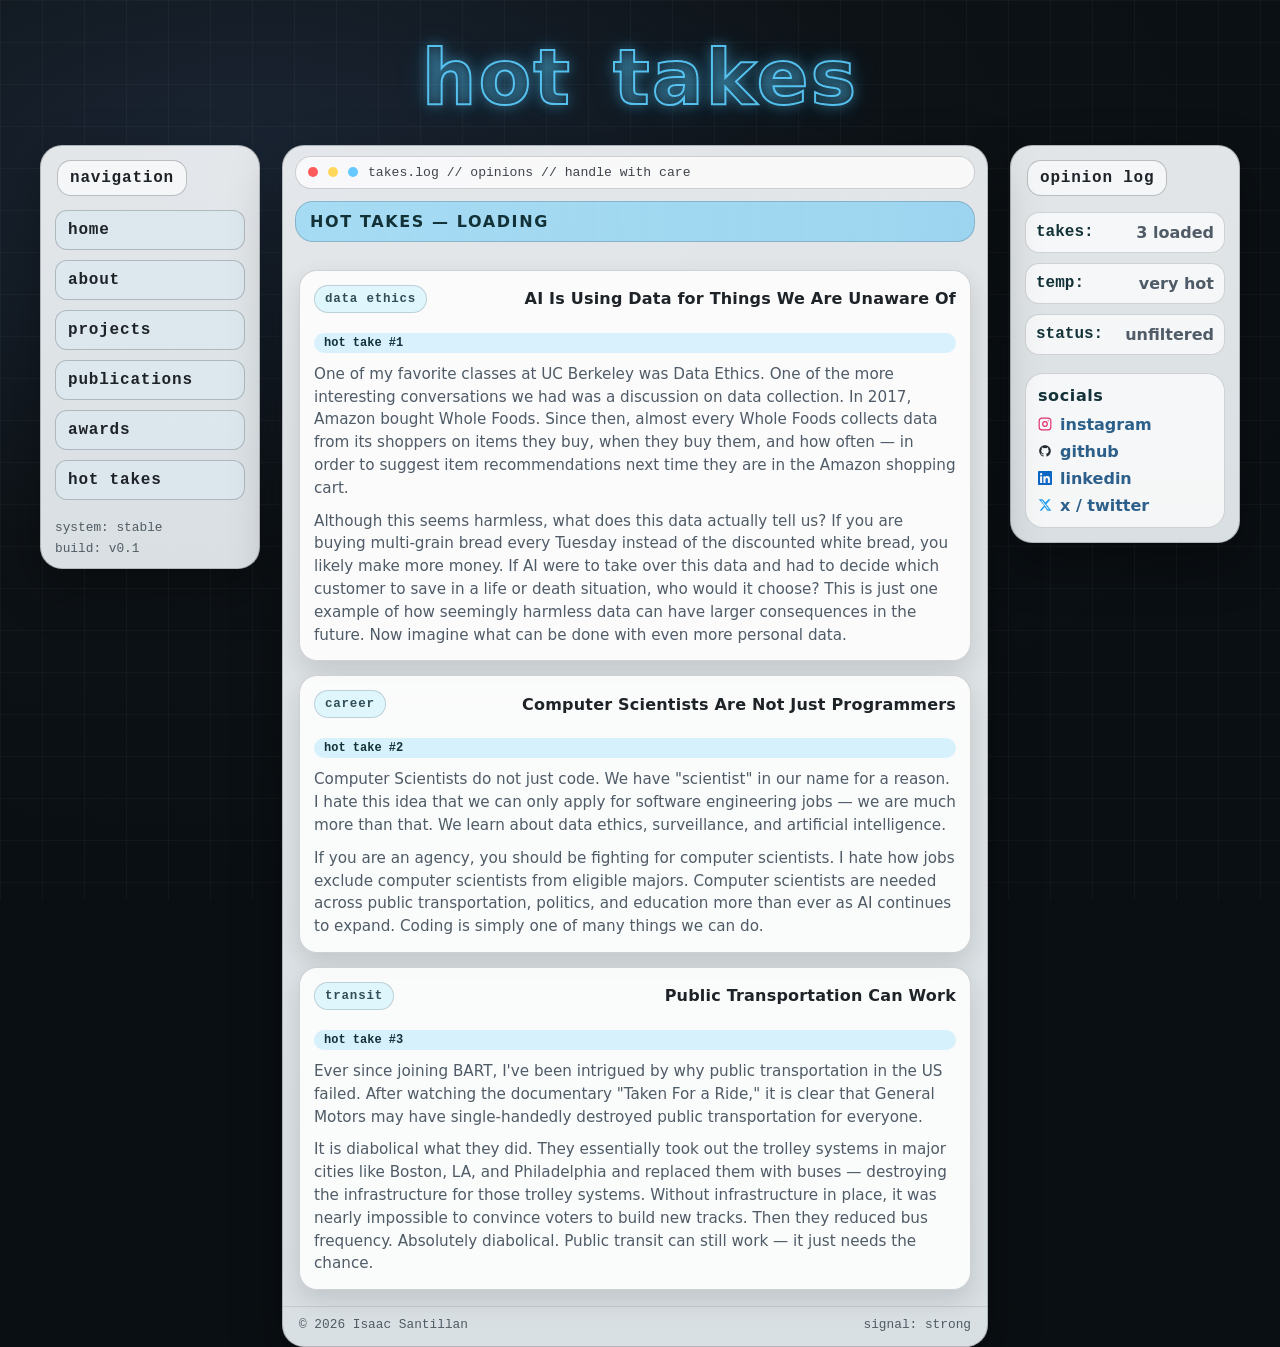
<file: spotify.html>
<!doctype html>
<html lang="en">
<head>
  <meta charset="utf-8" />
  <meta name="viewport" content="width=device-width,initial-scale=1" />
  <title>Hot Takes — Isaac Santillan</title>
  <meta property="og:title" content="Welcome to Computer Scientist — Isaac Santillan" />
  <meta property="og:image" content="https://isaacasantillan.github.io/isaacwebsite/images/og-preview.png" />
  <meta property="og:url" content="https://isaacasantillan.github.io/isaacwebsite/spotify.html" />
  <meta property="og:type" content="website" />
  <meta name="twitter:card" content="summary_large_image" />
  <meta name="twitter:image" content="https://isaacasantillan.github.io/isaacwebsite/images/og-preview.png" />
  <link rel="stylesheet" href="styles.css" />
  <style>
    .take-tile {
      grid-column: span 2;
      display: flex;
      flex-direction: column;
      gap: 10px;
    }
    .take-number {
      font-family: ui-monospace, SFMono-Regular, Menlo, Monaco, Consolas, monospace;
      font-size: .75rem;
      font-weight: 900;
      color: #123238;
      background: rgba(91,206,255,.22);
      border-radius: 999px;
      padding: 3px 10px;
      display: inline-block;
    }
  </style>
</head>
<body>
  <div class="bg-grid" aria-hidden="true"></div>

  <header class="hero">
    <h1 class="neon-title" aria-label="Hot Takes">
      <span>Hot</span> <span>Takes</span>
    </h1>
  </header>

  <main class="layout">

    <!-- LEFT NAV -->
    <aside class="panel nav-panel">
      <div class="panel-head">
        <div class="panel-chip">navigation</div>
      </div>
      <nav class="nav-list">
        <a class="nav-btn" href="index.html">home</a>
        <a class="nav-btn" href="about.html">about</a>
        <a class="nav-btn" href="internships.html">projects</a>
        <a class="nav-btn" href="publications.html">publications</a>
        <a class="nav-btn" href="awards.html">awards</a>
        <a class="nav-btn" href="spotify.html">hot takes</a>
      </nav>
      <div class="nav-footer">
        <div class="tiny">system: stable</div>
        <div class="tiny">build: v0.1</div>
      </div>
    </aside>

    <!-- CENTER CONSOLE -->
    <section class="panel console">
      <div class="console-top">
        <div class="console-strip">
          <span class="dot d1"></span>
          <span class="dot d2"></span>
          <span class="dot d3"></span>
          <span class="strip-text">takes.log // opinions // handle with care</span>
        </div>
        <div class="console-banner">
          <span class="banner-text">Hot Takes — LOADING</span>
        </div>
      </div>

      <div class="console-body">
        <div class="tiles">

          <!-- Hot Take #1 -->
          <div class="tile take-tile">
            <div class="tile-head">
              <span class="tag">data ethics</span>
              <span class="title">AI Is Using Data for Things We Are Unaware Of</span>
            </div>
            <span class="take-number">hot take #1</span>
            <p class="muted">
              One of my favorite classes at UC Berkeley was Data Ethics. One of the more interesting
              conversations we had was a discussion on data collection. In 2017, Amazon bought Whole
              Foods. Since then, almost every Whole Foods collects data from its shoppers on items
              they buy, when they buy them, and how often — in order to suggest item recommendations
              next time they are in the Amazon shopping cart.
            </p>
            <p class="muted">
              Although this seems harmless, what does this data actually tell us? If you are buying
              multi-grain bread every Tuesday instead of the discounted white bread, you likely make
              more money. If AI were to take over this data and had to decide which customer to save
              in a life or death situation, who would it choose? This is just one example of how
              seemingly harmless data can have larger consequences in the future. Now imagine what
              can be done with even more personal data.
            </p>
          </div>

          <!-- Hot Take #2 -->
          <div class="tile take-tile">
            <div class="tile-head">
              <span class="tag">career</span>
              <span class="title">Computer Scientists Are Not Just Programmers</span>
            </div>
            <span class="take-number">hot take #2</span>
            <p class="muted">
              Computer Scientists do not just code. We have "scientist" in our name for a reason.
              I hate this idea that we can only apply for software engineering jobs — we are much
              more than that. We learn about data ethics, surveillance, and artificial intelligence.
            </p>
            <p class="muted">
              If you are an agency, you should be fighting for computer scientists. I hate how jobs
              exclude computer scientists from eligible majors. Computer scientists are needed across
              public transportation, politics, and education more than ever as AI continues to expand.
              Coding is simply one of many things we can do.
            </p>
          </div>

          <!-- Hot Take #3 -->
          <div class="tile take-tile">
            <div class="tile-head">
              <span class="tag">transit</span>
              <span class="title">Public Transportation Can Work</span>
            </div>
            <span class="take-number">hot take #3</span>
            <p class="muted">
              Ever since joining BART, I've been intrigued by why public transportation in the US
              failed. After watching the documentary "Taken For a Ride," it is clear that General
              Motors may have single-handedly destroyed public transportation for everyone.
            </p>
            <p class="muted">
              It is diabolical what they did. They essentially took out the trolley systems in major
              cities like Boston, LA, and Philadelphia and replaced them with buses — destroying the
              infrastructure for those trolley systems. Without infrastructure in place, it was nearly
              impossible to convince voters to build new tracks. Then they reduced bus frequency.
              Absolutely diabolical. Public transit can still work — it just needs the chance.
            </p>
          </div>

        </div>
      </div>

      <footer class="console-foot">
        <span class="tiny">© <span id="y"></span> Isaac Santillan</span>
        <span class="tiny">signal: strong</span>
      </footer>
    </section>

    <!-- RIGHT STATUS CAPSULE -->
    <aside class="panel status">
      <div class="panel-head">
        <div class="panel-chip">opinion log</div>
      </div>

      <div class="status-box">
        <div class="status-row">
          <span class="k">takes:</span>
          <span class="v">3 loaded</span>
        </div>
        <div class="status-row">
          <span class="k">temp:</span>
          <span class="v">very hot</span>
        </div>
        <div class="status-row">
          <span class="k">status:</span>
          <span class="v">unfiltered</span>
        </div>
      </div>

      <div class="mini-card">
        <div class="mini-title">socials</div>
        <div class="mini-links">
          <a href="https://www.instagram.com/1saacsantillan/" target="_blank" rel="noopener">
            <svg width="14" height="14" viewBox="0 0 24 24" fill="none" stroke="#E1306C" stroke-width="2" stroke-linecap="round" stroke-linejoin="round" aria-hidden="true"><rect x="2" y="2" width="20" height="20" rx="5"/><circle cx="12" cy="12" r="4"/><circle cx="17.5" cy="6.5" r="1" fill="#E1306C" stroke="none"/></svg>
            instagram
          </a>
          <a href="https://github.com/IsaacASantillan" target="_blank" rel="noopener">
            <svg width="14" height="14" viewBox="0 0 24 24" fill="#24292F" aria-hidden="true"><path d="M12 2C6.477 2 2 6.477 2 12c0 4.418 2.865 8.166 6.839 9.489.5.092.682-.217.682-.482 0-.237-.009-.868-.013-1.703-2.782.604-3.369-1.34-3.369-1.34-.454-1.156-1.11-1.463-1.11-1.463-.908-.62.069-.608.069-.608 1.003.07 1.531 1.03 1.531 1.03.892 1.529 2.341 1.087 2.91.831.092-.646.35-1.086.636-1.336-2.22-.253-4.555-1.11-4.555-4.943 0-1.091.39-1.984 1.029-2.683-.103-.253-.446-1.27.098-2.647 0 0 .84-.269 2.75 1.025A9.578 9.578 0 0 1 12 6.836a9.59 9.59 0 0 1 2.504.337c1.909-1.294 2.747-1.025 2.747-1.025.546 1.377.202 2.394.1 2.647.64.699 1.028 1.592 1.028 2.683 0 3.842-2.339 4.687-4.566 4.935.359.309.678.919.678 1.852 0 1.336-.012 2.415-.012 2.743 0 .267.18.578.688.48C19.138 20.163 22 16.418 22 12c0-5.523-4.477-10-10-10z"/></svg>
            github
          </a>
          <a href="https://www.linkedin.com/in/isaac-santillan-a74495290" target="_blank" rel="noopener">
            <svg width="14" height="14" viewBox="0 0 24 24" fill="#0A66C2" aria-hidden="true"><path d="M20.447 20.452h-3.554v-5.569c0-1.328-.027-3.037-1.852-3.037-1.853 0-2.136 1.445-2.136 2.939v5.667H9.351V9h3.414v1.561h.046c.477-.9 1.637-1.85 3.37-1.85 3.601 0 4.267 2.37 4.267 5.455v6.286zM5.337 7.433a2.062 2.062 0 0 1-2.063-2.065 2.064 2.064 0 1 1 2.063 2.065zm1.782 13.019H3.555V9h3.564v11.452zM22.225 0H1.771C.792 0 0 .774 0 1.729v20.542C0 23.227.792 24 1.771 24h20.451C23.2 24 24 23.227 24 22.271V1.729C24 .774 23.2 0 22.222 0h.003z"/></svg>
            linkedin
          </a>
          <a href="https://x.com/vaquerocache?s=11" target="_blank" rel="noopener">
            <svg width="14" height="14" viewBox="0 0 24 24" fill="#1D9BF0" aria-hidden="true"><path d="M18.244 2.25h3.308l-7.227 8.26 8.502 11.24H16.17l-4.714-6.231-5.401 6.231H2.744l7.737-8.835L1.254 2.25H8.08l4.253 5.622 5.91-5.622zm-1.161 17.52h1.833L7.084 4.126H5.117z"/></svg>
            x / twitter
          </a>
        </div>
      </div>
    </aside>

  </main>

  <script>
    document.getElementById("y").textContent = new Date().getFullYear();
  </script>
</body>
</html>
</file>
<file: styles.css>
:root{
  --bg: #0d1216;
  --grid: rgba(255,255,255,.06);
  --panel: rgba(245, 248, 250, .92);
  --panel2: rgba(235, 241, 245, .92);
  --ink: #1e2328;
  --muted: #4f5b66;
  --stroke: rgba(10,20,28,.22);
  --shadow: 0 18px 50px rgba(0,0,0,.35);
  --neon: #5bceff;
  --neon2: #1eb8ff;
  --accent: #2c5f8a;
  --pill: #1a3d5c;
}

*{ box-sizing:border-box; }
html,body{ height:100%; background-color: #0a0f13; }
body{
  margin:0;
  font-family: ui-sans-serif, system-ui, -apple-system, Segoe UI, Roboto, Arial, sans-serif;
  color: var(--ink);
  background: radial-gradient(1200px 700px at 20% 20%, #1b2635 0%, #0d1216 55%, #0a0f13 100%);
  background-attachment: fixed;
  overflow-x:hidden;
  overscroll-behavior: none;
}

.bg-grid{
  position:fixed;
  inset:0;
  background:
    linear-gradient(var(--grid) 1px, transparent 1px) 0 0/42px 42px,
    linear-gradient(90deg, var(--grid) 1px, transparent 1px) 0 0/42px 42px;
  pointer-events:none;
  opacity:.55;
}

.hero{
  padding: 40px 20px 18px;
  display:flex;
  flex-direction:column;
  align-items:center;
  gap:14px;
}

.neon-title{
  margin:0;
  text-align:center;
  font-weight:900;
  letter-spacing: 2px;
  text-transform: lowercase;
  font-size: clamp(44px, 6vw, 78px);
  line-height:1;
  color: transparent;
  -webkit-text-stroke: 2px rgba(91,206,255,.9);
  text-shadow:
    0 0 14px rgba(91,206,255,.45),
    0 0 32px rgba(30,184,255,.18);
}
.neon-title span{ margin: 0 .08em; }

.hero-badge{
  width:min(420px, 92vw);
  border-radius: 22px;
  background: rgba(255,255,255,.10);
  border: 1px solid rgba(255,255,255,.14);
  padding: 12px 14px;
  display:flex;
  justify-content:center;
  align-items:center;
  box-shadow: 0 10px 30px rgba(0,0,0,.25);
  backdrop-filter: blur(6px);
}
.hero-badge img{
  max-width:100%;
  height:auto;
  display:block;
}
.hero-badge.badge-fallback{
  height:72px;
}
.badge-fallback-text{
  display:none;
  color: rgba(255,255,255,.85);
  font-weight:800;
  letter-spacing:1.2px;
}
.hero-badge.badge-fallback .badge-fallback-text{ display:block; }

.layout{
  width:min(1200px, 96vw);
  margin: 10px auto 80px;
  display:grid;
  grid-template-columns: 220px 1fr 230px;
  gap: 22px;
  align-items:start;
}

.panel{
  border-radius: 22px;
  background: linear-gradient(180deg, var(--panel) 0%, var(--panel2) 100%);
  border: 1px solid var(--stroke);
  box-shadow: var(--shadow);
  overflow:hidden;
}

.panel-head{
  padding: 14px 16px 10px;
  display:flex;
  align-items:center;
  justify-content:flex-start;
}
.panel-chip{
  font-family: ui-monospace, SFMono-Regular, Menlo, Monaco, Consolas, "Liberation Mono", monospace;
  font-weight:800;
  text-transform: lowercase;
  letter-spacing: .8px;
  border: 1px solid rgba(10,20,28,.25);
  background: rgba(255,255,255,.65);
  padding: 8px 12px;
  border-radius: 14px;
}

.nav-panel{ padding-bottom: 12px; }
.nav-list{
  padding: 4px 14px 10px;
  display:flex;
  flex-direction:column;
  gap:10px;
}
.nav-btn{
  text-decoration:none;
  color: var(--ink);
  font-family: ui-monospace, SFMono-Regular, Menlo, Monaco, Consolas, "Liberation Mono", monospace;
  font-weight:800;
  text-transform: lowercase;
  letter-spacing: .8px;
  border-radius: 12px;
  padding: 10px 12px;
  border: 1px solid rgba(10,20,28,.22);
  background: rgba(220, 232, 238, .9);
  transition: transform .16s ease, background .16s ease;
}
.nav-btn:hover{
  background: rgba(255,255,255,.96);
  transform: translateX(2px);
}
.nav-footer{
  padding: 10px 14px 0;
  display:flex;
  flex-direction:column;
  gap:6px;
}

.console{
  position:relative;
}
.console-top{
  padding: 10px 12px 0;
}
.console-strip{
  border-radius: 16px;
  background: rgba(255,255,255,.75);
  border: 1px solid rgba(10,20,28,.18);
  display:flex;
  align-items:center;
  gap:10px;
  padding: 8px 12px;
}
.dot{
  width:10px; height:10px; border-radius:999px;
  display:inline-block;
}
.d1{ background:#ff5b5b; }
.d2{ background:#ffd85b; }
.d3{ background:#67c8ff; }
.strip-text{
  font-family: ui-monospace, SFMono-Regular, Menlo, Monaco, Consolas, "Liberation Mono", monospace;
  font-size:.82rem;
  color:#2b3138;
  opacity:.9;
}
.console-banner{
  margin: 12px 0 0;
  border-radius: 18px;
  background: linear-gradient(90deg, rgba(91,206,255,.45), rgba(30,184,255,.35));
  border: 1px solid rgba(10,20,28,.18);
  padding: 10px 14px;
}
.banner-text{
  font-weight:900;
  letter-spacing: 1.6px;
  text-transform: uppercase;
  color:#123238;
}

.console-body{
  padding: 14px 16px 16px;
}

.tile{
  border-radius: 18px;
  border: 1px solid rgba(10,20,28,.18);
  background: rgba(255,255,255,.86);
  padding: 14px 14px;
  box-shadow: 0 10px 24px rgba(0,0,0,.12);
}

.tile-head{
  display:flex;
  align-items:center;
  justify-content:space-between;
  gap:10px;
  margin-bottom:10px;
}
.tag{
  font-family: ui-monospace, SFMono-Regular, Menlo, Monaco, Consolas, "Liberation Mono", monospace;
  font-weight:900;
  font-size:.78rem;
  letter-spacing: .8px;
  text-transform: lowercase;
  color: rgba(30,60,70,.9);
  background: rgba(220, 245, 252, .9);
  border: 1px solid rgba(10,20,28,.16);
  padding: 6px 10px;
  border-radius: 999px;
}
.title{
  font-weight:900;
  letter-spacing: .2px;
}

.intro p{
  margin:0;
  color: var(--muted);
  line-height:1.6;
}
.tile-actions{
  margin-top:12px;
  display:flex;
  gap:10px;
  flex-wrap:wrap;
}
.pill{
  text-decoration:none;
  color:#fff;
  background: var(--pill);
  padding: 9px 12px;
  border-radius: 999px;
  font-weight:900;
  font-size:.82rem;
  letter-spacing:.6px;
  transition: transform .16s ease, filter .16s ease;
}
.pill:hover{ transform: translateY(-1px); filter: brightness(1.05); }
.pill.ghost{
  background: rgba(18, 44, 52, .12);
  color:#123238;
  border: 1px solid rgba(18, 44, 52, .22);
}

.tiles{
  margin-top: 14px;
  display:grid;
  grid-template-columns: repeat(2, minmax(0, 1fr));
  gap: 14px;
}

.link-tile{
  text-decoration:none;
  color: inherit;
  position:relative;
  transition: transform .18s ease, background .18s ease, box-shadow .18s ease;
}
.link-tile:hover{
  transform: scale(1.05);
  background: rgba(255,255,255,.98);
  box-shadow: 0 16px 30px rgba(0,0,0,.18);
}
.muted{
  margin:0;
  color: var(--muted);
  line-height:1.5;
  font-size:.95rem;
}

.meter{
  margin-top: 12px;
  height: 10px;
  border-radius: 999px;
  background: rgba(10,20,28,.10);
  overflow:hidden;
}
.meter span{
  display:block;
  height:100%;
  border-radius:999px;
  background: linear-gradient(90deg, var(--neon), var(--neon2));
}

.notes .log{
  margin:0;
  padding-left: 0;
  list-style:none;
  display:flex;
  flex-direction:column;
  gap:10px;
  color: var(--muted);
  font-size:.95rem;
}
.date{
  font-family: ui-monospace, SFMono-Regular, Menlo, Monaco, Consolas, "Liberation Mono", monospace;
  font-weight:900;
  color:#123238;
  background: rgba(91,206,255,.25);
  padding: 3px 8px;
  border-radius: 999px;
  margin-right:8px;
}

.console-foot{
  padding: 10px 16px 14px;
  display:flex;
  justify-content:space-between;
  gap:12px;
  border-top: 1px solid rgba(10,20,28,.10);
}

.status{
  padding-bottom: 14px;
}
.status-box{
  padding: 6px 14px 8px;
  display:flex;
  flex-direction:column;
  gap:10px;
}
.status-row{
  display:flex;
  justify-content:space-between;
  gap:10px;
  padding: 10px 10px;
  border-radius: 14px;
  border: 1px solid rgba(10,20,28,.16);
  background: rgba(255,255,255,.70);
}
.k{
  font-family: ui-monospace, SFMono-Regular, Menlo, Monaco, Consolas, "Liberation Mono", monospace;
  font-weight:900;
  color:#123238;
}
.v{ color: var(--muted); font-weight:700; text-align: right; }

.mini-card{
  margin: 10px 14px 0;
  padding: 12px 12px;
  border-radius: 18px;
  border: 1px solid rgba(10,20,28,.16);
  background: rgba(255,255,255,.72);
}
.mini-title{
  font-weight:900;
  letter-spacing:.6px;
  text-transform: lowercase;
  margin-bottom: 10px;
  color:#123238;
}
.mini-links{
  display:flex;
  flex-direction:column;
  gap:8px;
}
.mini-links a{
  display: flex;
  align-items: center;
  gap: 8px;
  color: var(--accent);
  font-weight:900;
  text-decoration:none;
}
.mini-links a:hover{ text-decoration:underline; }

.tiny{
  font-family: ui-monospace, SFMono-Regular, Menlo, Monaco, Consolas, "Liberation Mono", monospace;
  font-size:.8rem;
  color: rgba(255,255,255,.75);
}
.panel .tiny{ color: rgba(20,35,45,.7); }

/* Responsive */
@media (max-width: 980px){
  .layout{
    grid-template-columns: 1fr;
  }
  .nav-panel, .status{
    max-width: 720px;
    margin: 0 auto;
  }
  .console{
    max-width: 720px;
    margin: 0 auto;
  }
}
@media (max-width: 560px){
  .tiles{ grid-template-columns: 1fr; }
  .neon-title{ -webkit-text-stroke: 1.5px rgba(91,206,255,.9); }
}
</file>
